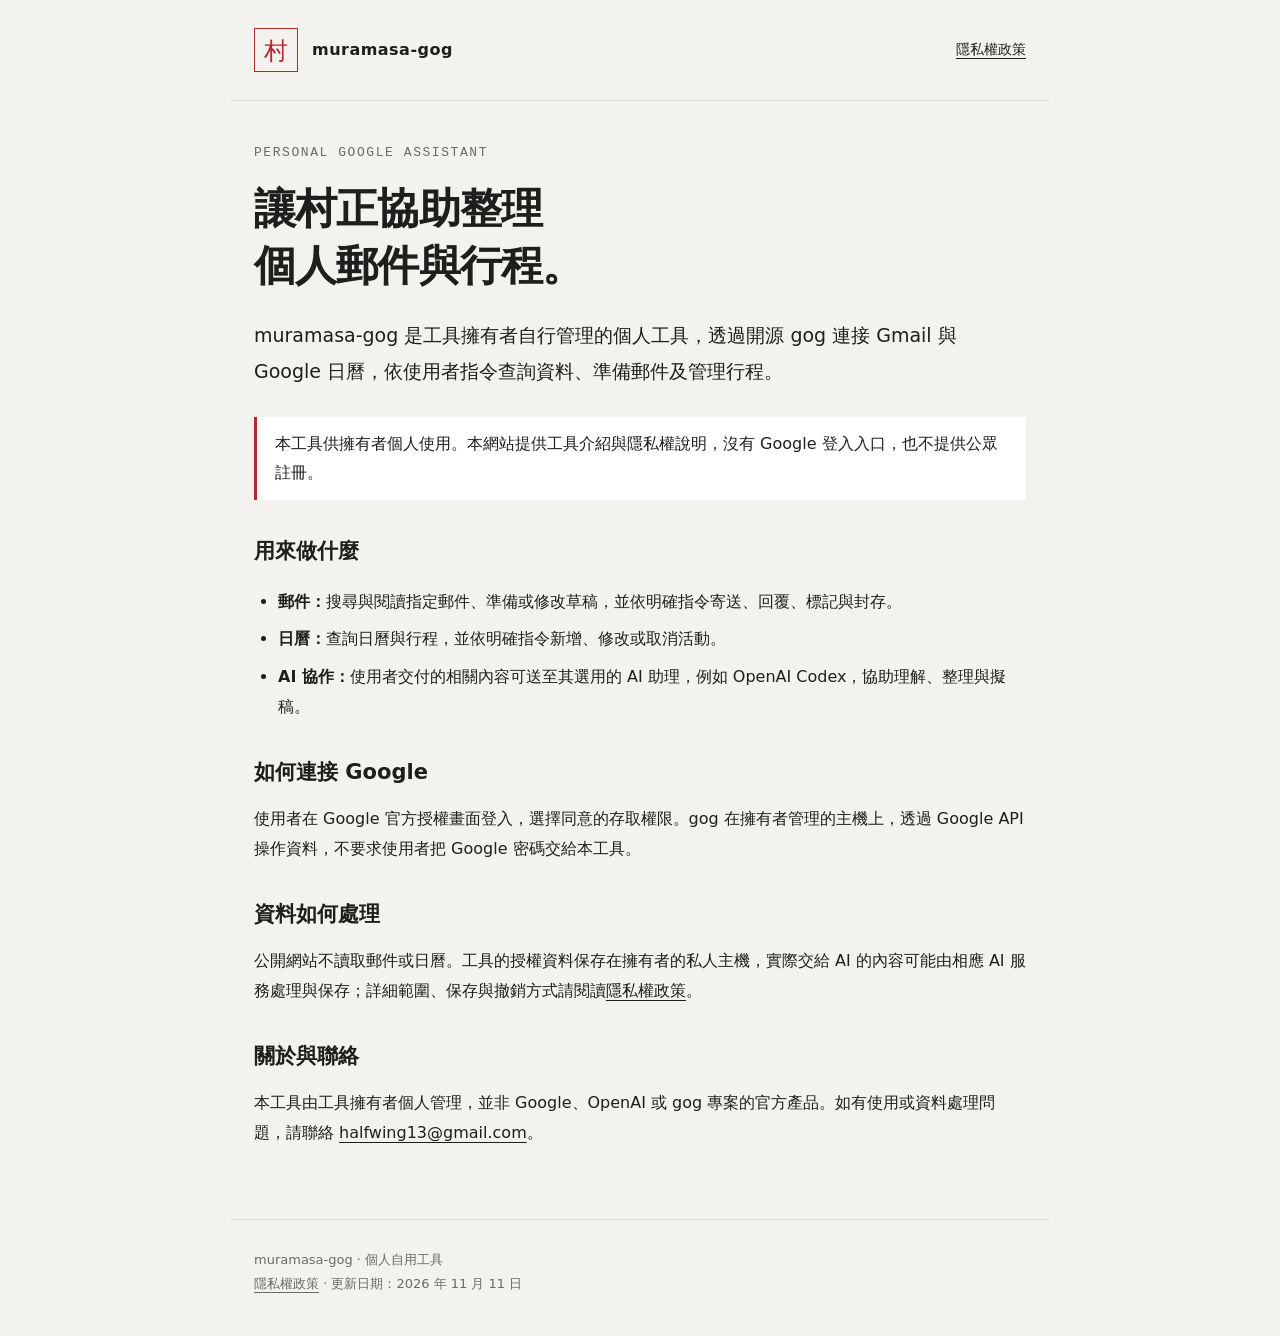
<file: index.html>
<!doctype html>
<html lang="zh-Hant">
<head><meta charset="utf-8"><meta name="viewport" content="width=device-width,initial-scale=1"><meta name="color-scheme" content="light dark"><meta name="description" content="muramasa-gog 是由工具擁有者自行管理、透過開源 gog 操作個人 Gmail 與 Google 日曆的私人助理工具。"><title>muramasa-gog｜個人郵件與日曆助理</title><link rel="stylesheet" href="style.css"></head>
<body>
<a class="skip" href="#main">跳到主要內容</a>
<header><span class="mark" aria-hidden="true">村</span><span class="brand">muramasa-gog</span><nav aria-label="主要導覽"><a href="privacy.html">隱私權政策</a></nav></header>
<main id="main">
<p class="eyebrow">PERSONAL GOOGLE ASSISTANT</p>
<h1>讓村正協助整理<br>個人郵件與行程。</h1>
<p class="lead">muramasa-gog 是工具擁有者自行管理的個人工具，透過開源 gog 連接 Gmail 與 Google 日曆，依使用者指令查詢資料、準備郵件及管理行程。</p>
<div class="note">本工具供擁有者個人使用。本網站提供工具介紹與隱私權說明，沒有 Google 登入入口，也不提供公眾註冊。</div>
<h2>用來做什麼</h2>
<ul><li><strong>郵件：</strong>搜尋與閱讀指定郵件、準備或修改草稿，並依明確指令寄送、回覆、標記與封存。</li><li><strong>日曆：</strong>查詢日曆與行程，並依明確指令新增、修改或取消活動。</li><li><strong>AI 協作：</strong>使用者交付的相關內容可送至其選用的 AI 助理，例如 OpenAI Codex，協助理解、整理與擬稿。</li></ul>
<h2>如何連接 Google</h2>
<p>使用者在 Google 官方授權畫面登入，選擇同意的存取權限。gog 在擁有者管理的主機上，透過 Google API 操作資料，不要求使用者把 Google 密碼交給本工具。</p>
<h2>資料如何處理</h2>
<p>公開網站不讀取郵件或日曆。工具的授權資料保存在擁有者的私人主機，實際交給 AI 的內容可能由相應 AI 服務處理與保存；詳細範圍、保存與撤銷方式請閱讀<a href="privacy.html">隱私權政策</a>。</p>
<h2>關於與聯絡</h2>
<p>本工具由工具擁有者個人管理，並非 Google、OpenAI 或 gog 專案的官方產品。如有使用或資料處理問題，請聯絡 <a href="mailto:halfwing13@gmail.com">halfwing13@gmail.com</a>。</p>
</main>
<footer>muramasa-gog · 個人自用工具<br><a href="privacy.html">隱私權政策</a> · 更新日期：2026 年 11 月 11 日</footer>
</body></html>
</file>
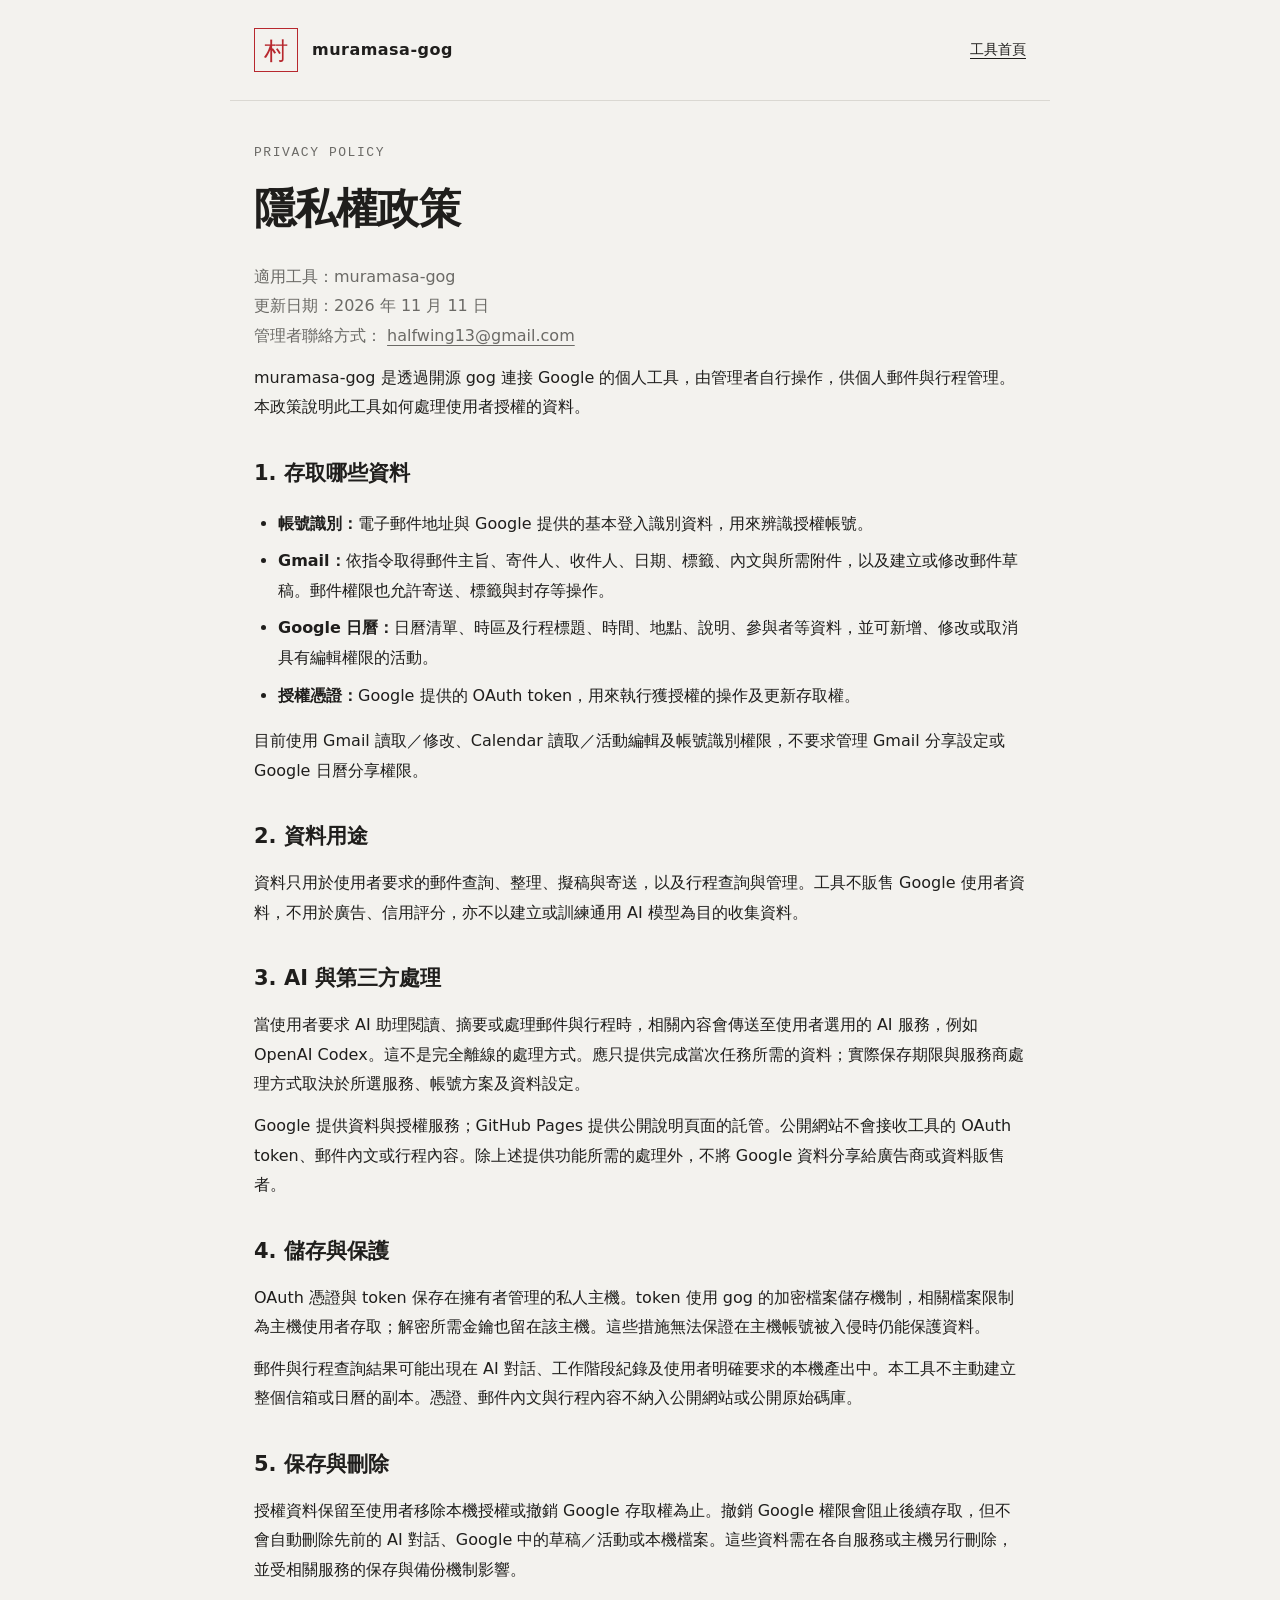
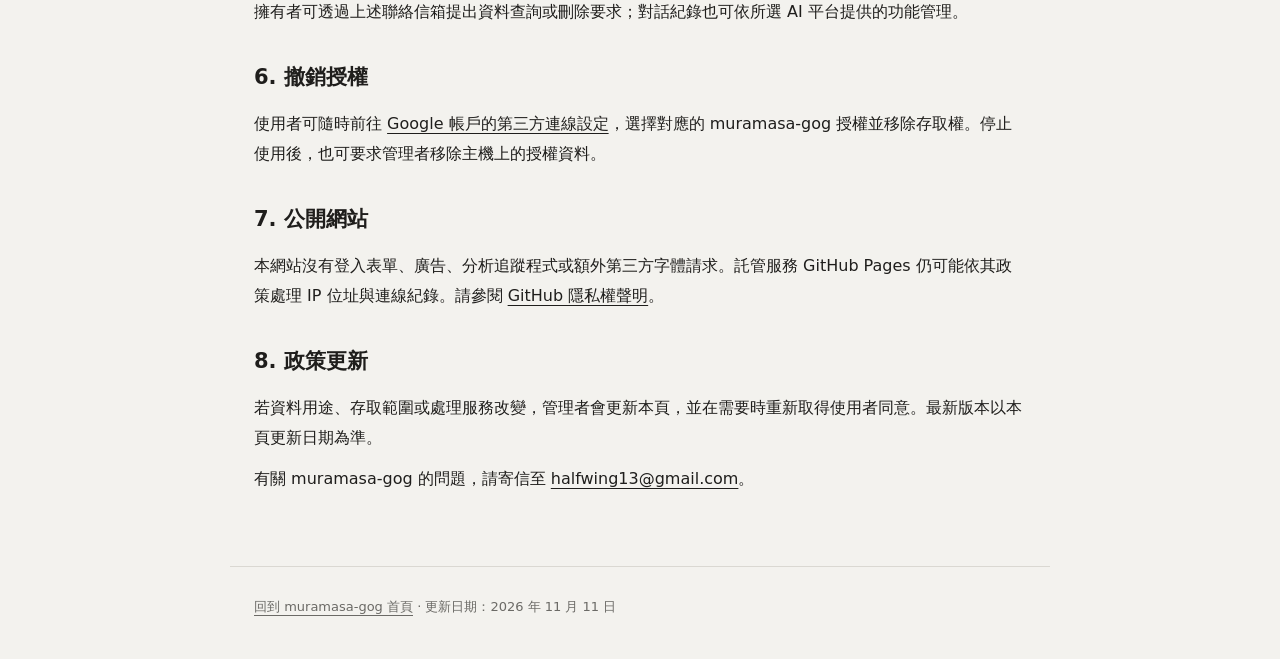
<file: privacy.html>
<!doctype html>
<html lang="zh-Hant">
<head><meta charset="utf-8"><meta name="viewport" content="width=device-width,initial-scale=1"><meta name="color-scheme" content="light dark"><meta name="description" content="muramasa-gog 存取、使用、保存與分享 Google 郵件及日曆資料的方式。"><title>隱私權政策｜muramasa-gog</title><link rel="stylesheet" href="style.css"></head>
<body>
<a class="skip" href="#main">跳到主要內容</a>
<header><span class="mark" aria-hidden="true">村</span><span class="brand">muramasa-gog</span><nav aria-label="主要導覽"><a href="index.html">工具首頁</a></nav></header>
<main id="main">
<p class="eyebrow">PRIVACY POLICY</p><h1>隱私權政策</h1>
<p class="meta">適用工具：muramasa-gog<br>更新日期：2026 年 11 月 11 日<br>管理者聯絡方式： <a href="mailto:halfwing13@gmail.com">halfwing13@gmail.com</a></p>
<p>muramasa-gog 是透過開源 gog 連接 Google 的個人工具，由管理者自行操作，供個人郵件與行程管理。本政策說明此工具如何處理使用者授權的資料。</p>
<h2>1. 存取哪些資料</h2>
<ul><li><strong>帳號識別：</strong>電子郵件地址與 Google 提供的基本登入識別資料，用來辨識授權帳號。</li><li><strong>Gmail：</strong>依指令取得郵件主旨、寄件人、收件人、日期、標籤、內文與所需附件，以及建立或修改郵件草稿。郵件權限也允許寄送、標籤與封存等操作。</li><li><strong>Google 日曆：</strong>日曆清單、時區及行程標題、時間、地點、說明、參與者等資料，並可新增、修改或取消具有編輯權限的活動。</li><li><strong>授權憑證：</strong>Google 提供的 OAuth token，用來執行獲授權的操作及更新存取權。</li></ul>
<p>目前使用 Gmail 讀取／修改、Calendar 讀取／活動編輯及帳號識別權限，不要求管理 Gmail 分享設定或 Google 日曆分享權限。</p>
<h2>2. 資料用途</h2>
<p>資料只用於使用者要求的郵件查詢、整理、擬稿與寄送，以及行程查詢與管理。工具不販售 Google 使用者資料，不用於廣告、信用評分，亦不以建立或訓練通用 AI 模型為目的收集資料。</p>
<h2>3. AI 與第三方處理</h2>
<p>當使用者要求 AI 助理閱讀、摘要或處理郵件與行程時，相關內容會傳送至使用者選用的 AI 服務，例如 OpenAI Codex。這不是完全離線的處理方式。應只提供完成當次任務所需的資料；實際保存期限與服務商處理方式取決於所選服務、帳號方案及資料設定。</p>
<p>Google 提供資料與授權服務；GitHub Pages 提供公開說明頁面的託管。公開網站不會接收工具的 OAuth token、郵件內文或行程內容。除上述提供功能所需的處理外，不將 Google 資料分享給廣告商或資料販售者。</p>
<h2>4. 儲存與保護</h2>
<p>OAuth 憑證與 token 保存在擁有者管理的私人主機。token 使用 gog 的加密檔案儲存機制，相關檔案限制為主機使用者存取；解密所需金鑰也留在該主機。這些措施無法保證在主機帳號被入侵時仍能保護資料。</p>
<p>郵件與行程查詢結果可能出現在 AI 對話、工作階段紀錄及使用者明確要求的本機產出中。本工具不主動建立整個信箱或日曆的副本。憑證、郵件內文與行程內容不納入公開網站或公開原始碼庫。</p>
<h2>5. 保存與刪除</h2>
<p>授權資料保留至使用者移除本機授權或撤銷 Google 存取權為止。撤銷 Google 權限會阻止後續存取，但不會自動刪除先前的 AI 對話、Google 中的草稿／活動或本機檔案。這些資料需在各自服務或主機另行刪除，並受相關服務的保存與備份機制影響。</p>
<p>擁有者可透過上述聯絡信箱提出資料查詢或刪除要求；對話紀錄也可依所選 AI 平台提供的功能管理。</p>
<h2>6. 撤銷授權</h2>
<p>使用者可隨時前往 <a href="https://myaccount.google.com/connections">Google 帳戶的第三方連線設定</a>，選擇對應的 muramasa-gog 授權並移除存取權。停止使用後，也可要求管理者移除主機上的授權資料。</p>
<h2>7. 公開網站</h2>
<p>本網站沒有登入表單、廣告、分析追蹤程式或額外第三方字體請求。託管服務 GitHub Pages 仍可能依其政策處理 IP 位址與連線紀錄。請參閱 <a href="https://docs.github.com/en/site-policy/privacy-policies/github-general-privacy-statement">GitHub 隱私權聲明</a>。</p>
<h2>8. 政策更新</h2>
<p>若資料用途、存取範圍或處理服務改變，管理者會更新本頁，並在需要時重新取得使用者同意。最新版本以本頁更新日期為準。</p>
<p>有關 muramasa-gog 的問題，請寄信至 <a href="mailto:halfwing13@gmail.com">halfwing13@gmail.com</a>。</p>
</main><footer><a href="index.html">回到 muramasa-gog 首頁</a> · 更新日期：2026 年 11 月 11 日</footer>
</body></html>
</file>
<file: style.css>
:root{color-scheme:light dark;--bg:#F3F2EE;--fg:#1F1E1C;--muted:#6B6A66;--line:#DAD8D2;--accent:#B7282E;--surface:#fff}
@media(prefers-color-scheme:dark){:root{--bg:#1A1A19;--fg:#ECEAE4;--muted:#9C9A94;--line:#33322F;--accent:#E0574E;--surface:#232321}}
*{box-sizing:border-box}body{margin:0;background:var(--bg);color:var(--fg);font-family:"Noto Sans TC","PingFang TC","Microsoft JhengHei",system-ui,sans-serif;line-height:1.85;font-size:16px}header,main,footer{max-width:820px;margin:auto;padding:28px 24px}header{display:flex;align-items:center;gap:14px;border-bottom:1px solid var(--line)}.mark{display:grid;place-items:center;width:44px;height:44px;border:1px solid var(--accent);color:var(--accent);font-size:24px;flex-shrink:0}.brand{font-weight:700;letter-spacing:.03em}nav{margin-left:auto;font-size:14px}a{color:inherit;text-underline-offset:4px}a:hover{color:var(--accent)}a:focus-visible{outline:2px solid var(--accent);outline-offset:4px}h1{font-size:clamp(30px,6vw,42px);line-height:1.35;letter-spacing:-.02em;margin:16px 0 24px}h2{font-size:21px;margin:32px 0 10px}p{margin:12px 0}.eyebrow,.meta,footer{color:var(--muted)}.eyebrow{font-family:ui-monospace,monospace;font-size:13px;letter-spacing:.12em}.lead{font-size:19px}.note{border-left:3px solid var(--accent);padding:12px 18px;background:var(--surface);margin:28px 0}ul{padding-left:24px}li{margin:8px 0}footer{border-top:1px solid var(--line);font-size:13px;margin-top:32px;padding-bottom:40px}footer a{overflow-wrap:anywhere}.skip{position:absolute;left:12px;top:-100px;background:var(--surface);padding:8px}.skip:focus{top:8px}@media(max-width:480px){header,main,footer{padding-left:20px;padding-right:20px}nav{font-size:13px}.brand{font-size:14px}}
</file>
